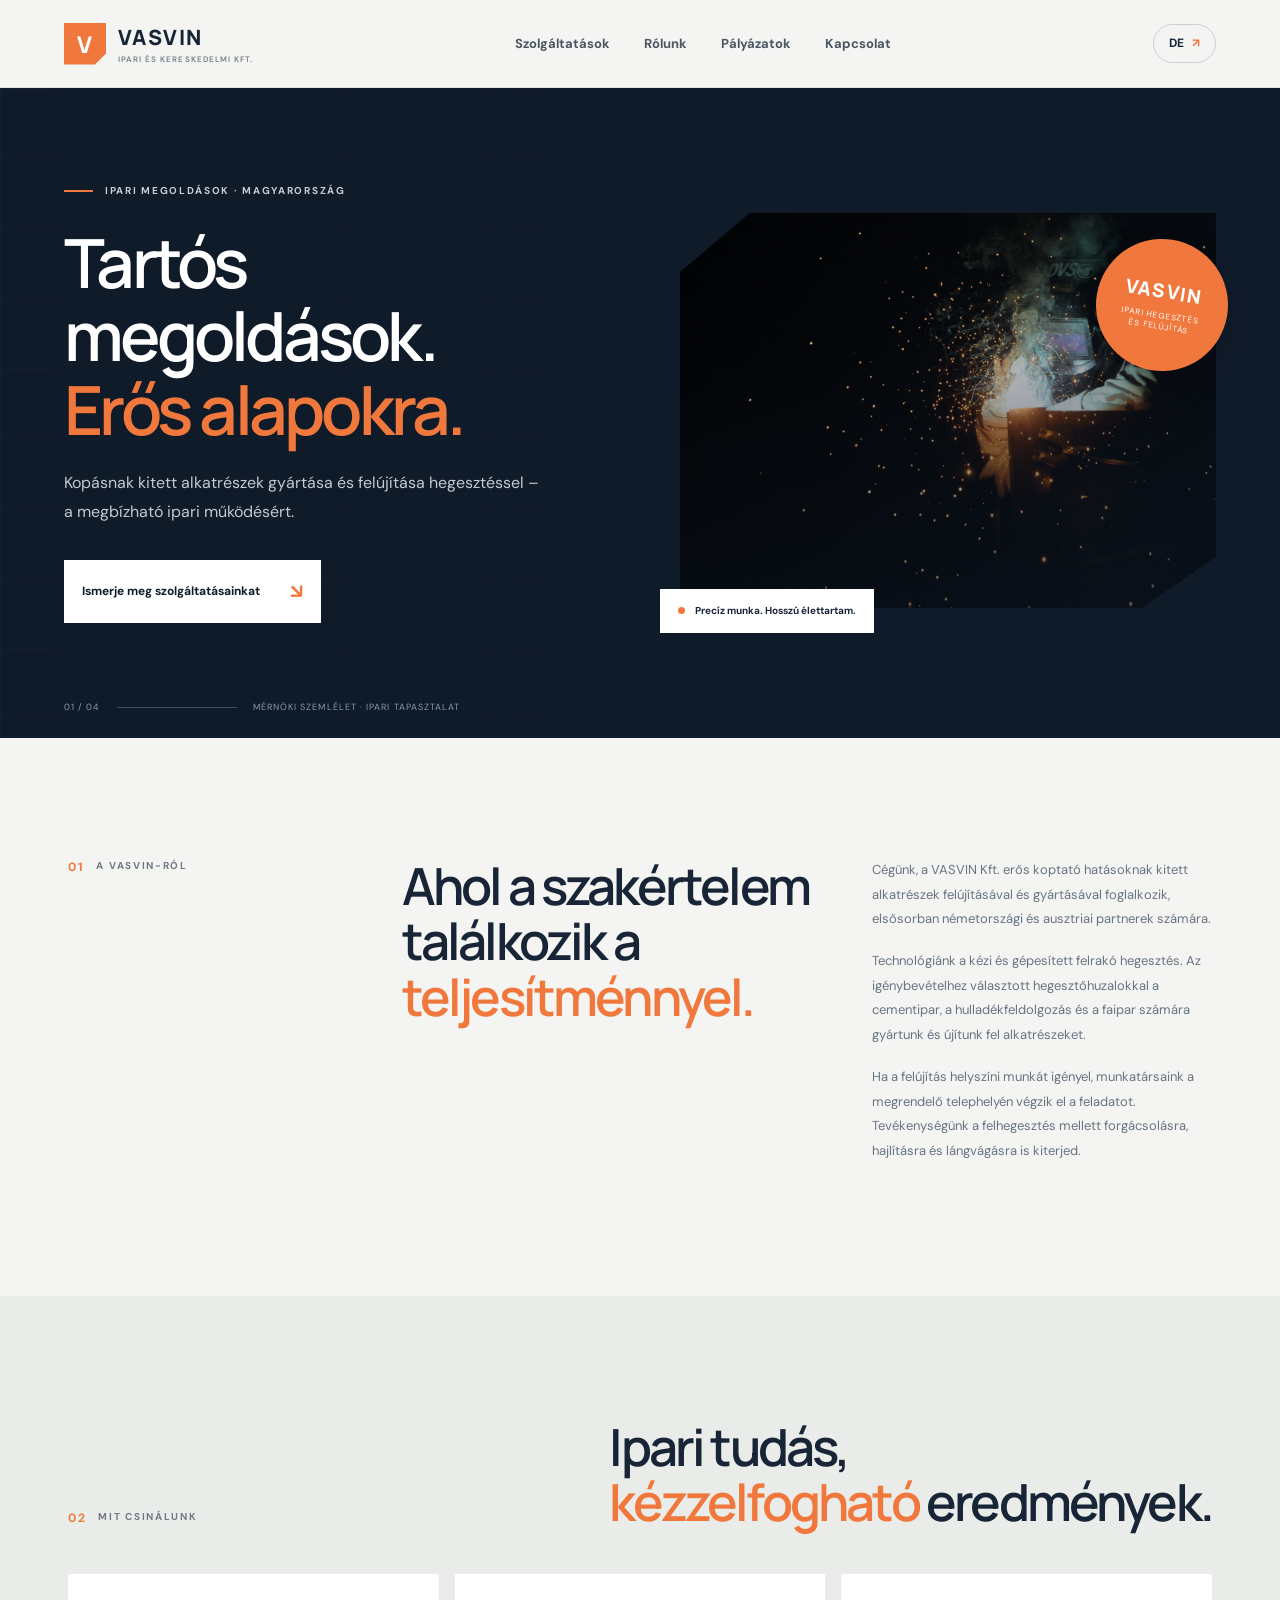
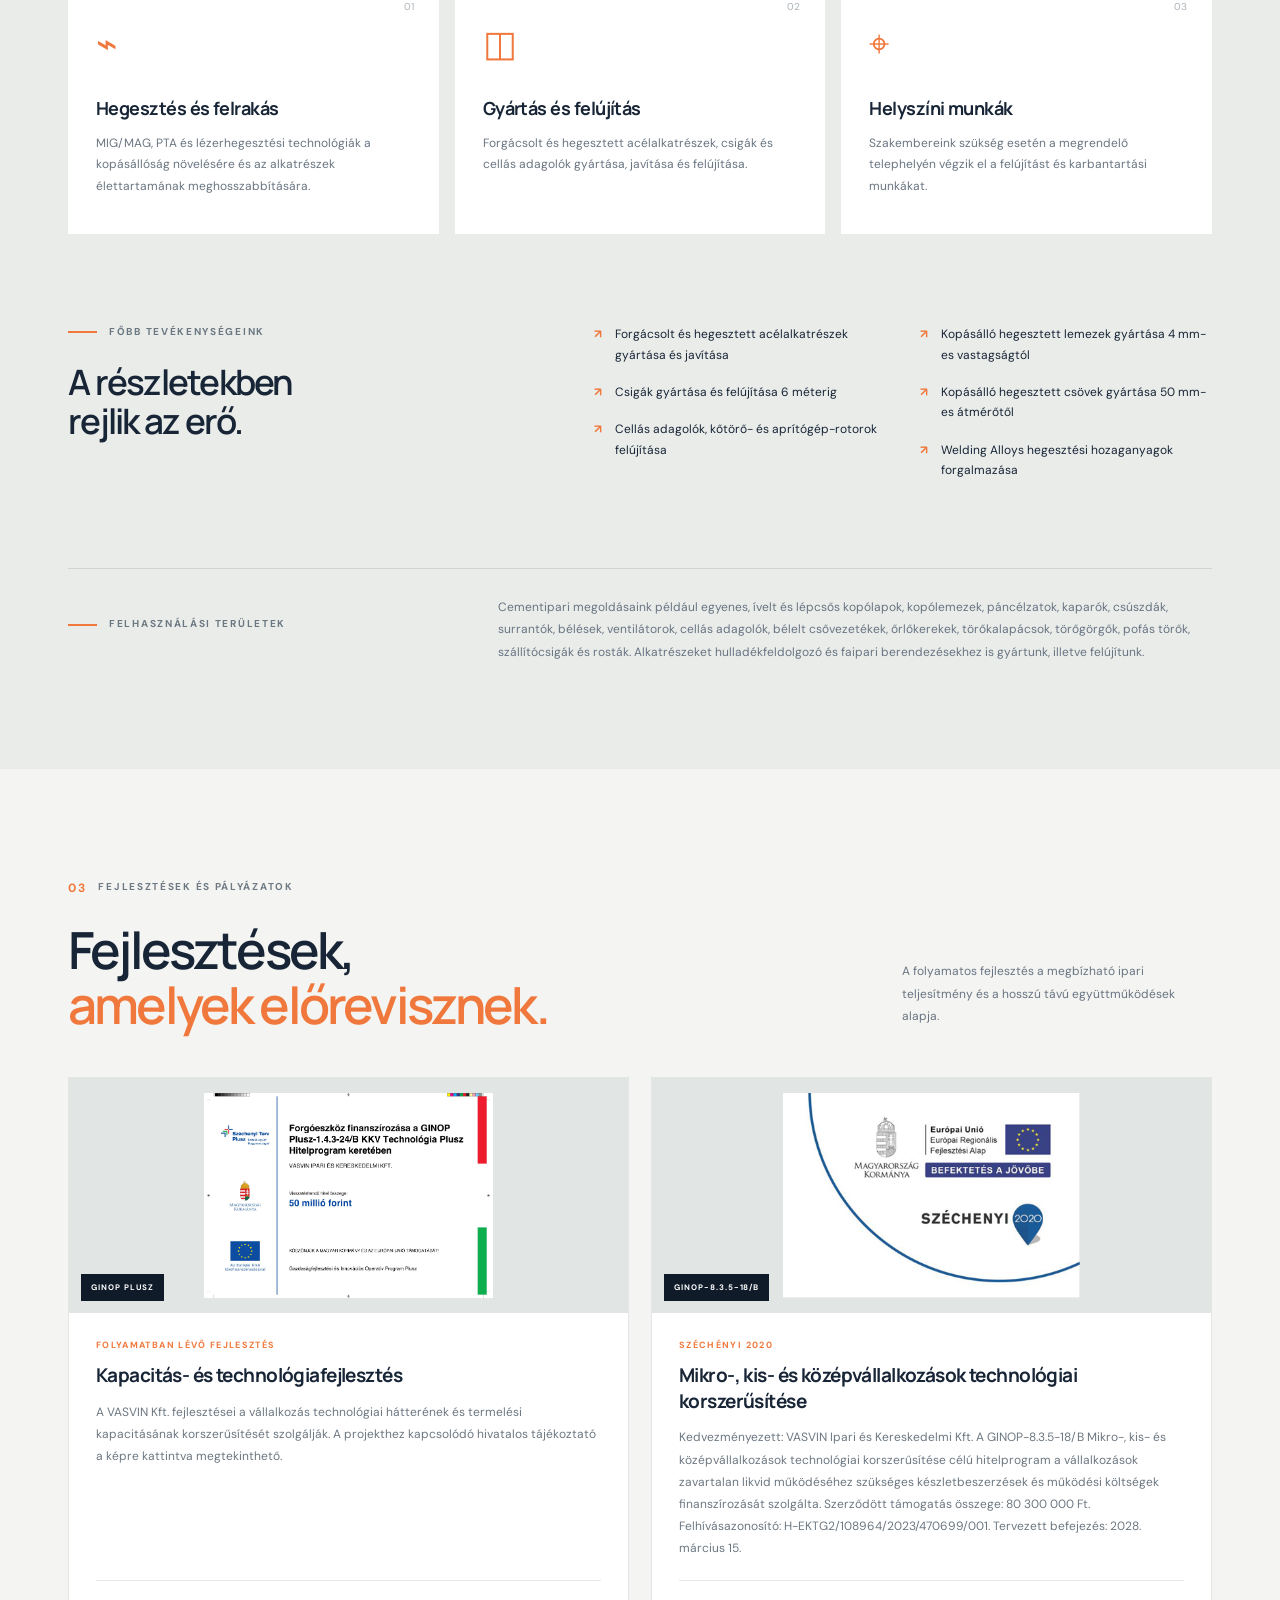
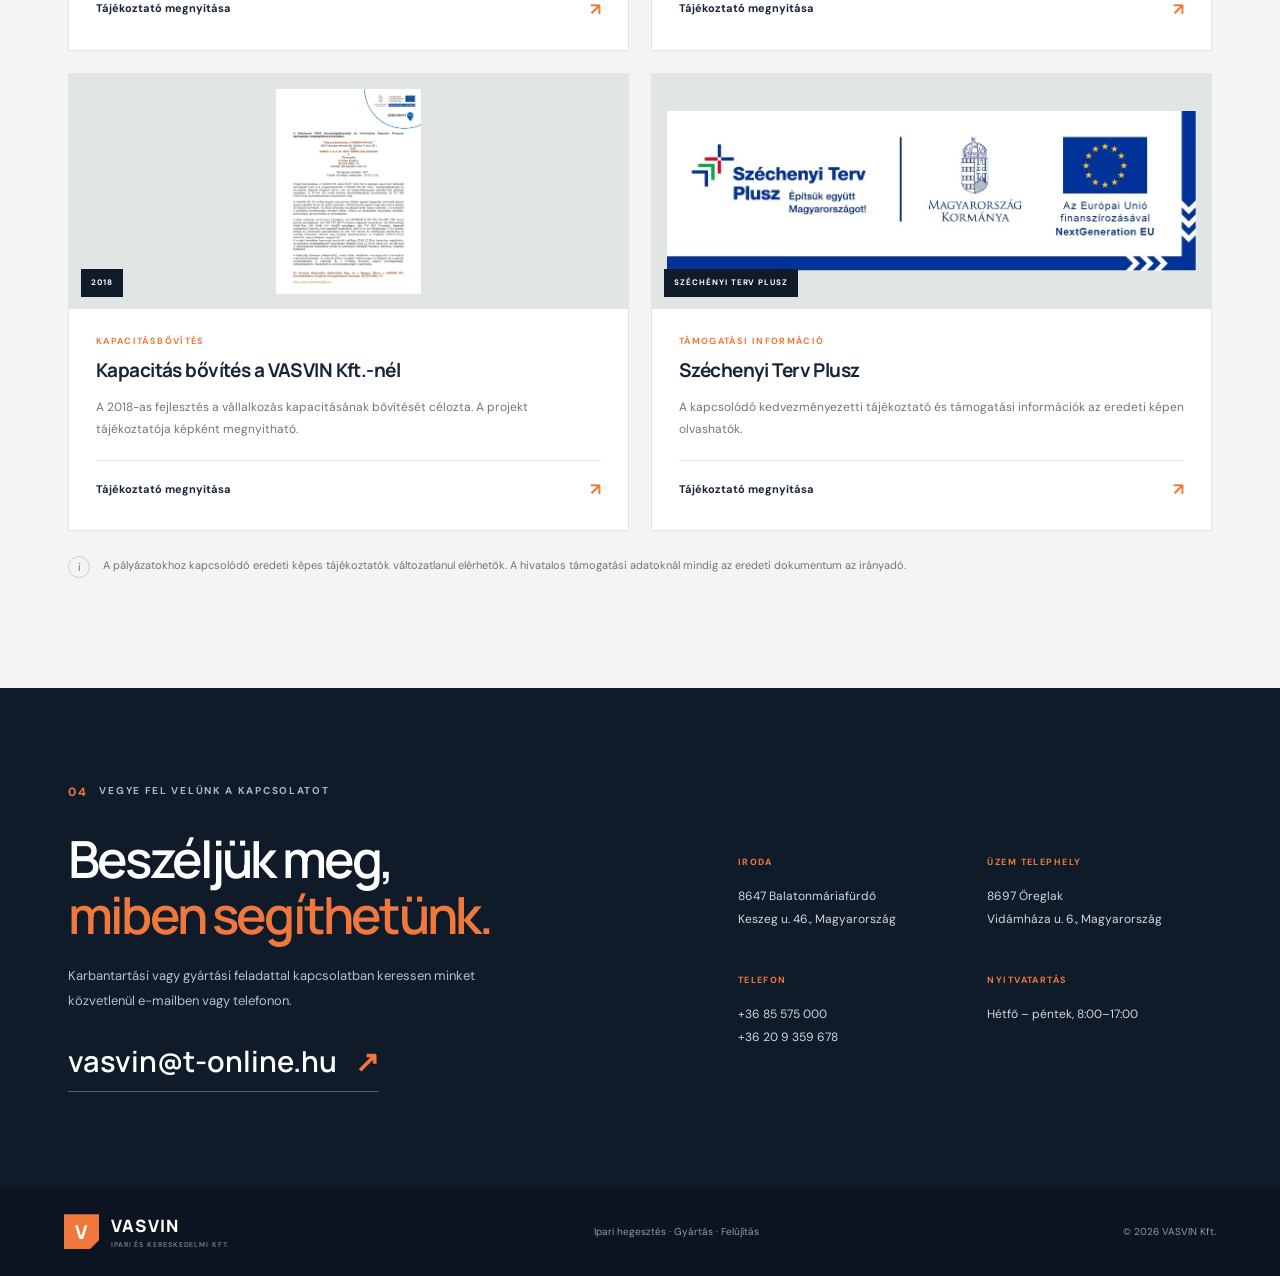
<file: index.html>
<!doctype html>
<html lang="hu">
<head>
  <meta charset="utf-8">
  <meta name="viewport" content="width=device-width, initial-scale=1">
  <meta name="theme-color" content="#101b2a">
  <meta name="description" content="VASVIN – kopásálló alkatrészek gyártása és felújítása, felrakó hegesztés, forgácsolás és helyszíni munkák.">
  <title>VASVIN | Ipari hegesztés és kopásálló megoldások</title>
  <link rel="preconnect" href="https://fonts.googleapis.com">
  <link rel="preconnect" href="https://fonts.gstatic.com" crossorigin>
  <link href="https://fonts.googleapis.com/css2?family=DM+Sans:wght@400;500;600;700&family=Manrope:wght@400;500;600;700;800&display=swap" rel="stylesheet">
  <link rel="stylesheet" href="styles.css">
  <script src="script.js" defer></script>
</head>
<body>
  <header class="site-header">
    <a class="brand" href="#top" aria-label="VASVIN – kezdőlap"><span class="brand-mark">V</span><span>VASVIN<small data-hu="IPARI ÉS KERESKEDELMI KFT." data-de="IPARI ÉS KERESKEDELMI KFT.">IPARI ÉS KERESKEDELMI KFT.</small></span></a>
    <nav class="nav" aria-label="Fő navigáció">
      <a href="#szolgaltatasok" data-hu="Szolgáltatások" data-de="Leistungen">Szolgáltatások</a>
      <a href="#rolunk" data-hu="Rólunk" data-de="Über uns">Rólunk</a>
      <a href="#palyazatok" data-hu="Pályázatok" data-de="Förderprojekte">Pályázatok</a>
      <a href="#kapcsolat" data-hu="Kapcsolat" data-de="Kontakt">Kapcsolat</a>
    </nav>
    <button class="lang-switch" id="langToggle" type="button" aria-label="Sprache wechseln">DE <span>↗</span></button>
  </header>

  <main id="top">
    <section class="hero">
      <div class="hero-grid"></div>
      <div class="hero-content">
        <p class="eyebrow"><span class="eyebrow-line"></span><span data-hu="Ipari megoldások · Magyarország" data-de="Industrielle Lösungen · Ungarn">Ipari megoldások · Magyarország</span></p>
        <h1 data-hu="Tartós megoldások.<br><em>Erős alapokra.</em>" data-de="Langlebige Lösungen.<br><em>Auf starkem Fundament.</em>">Tartós megoldások.<br><em>Erős alapokra.</em></h1>
        <p class="hero-lead" data-hu="Kopásnak kitett alkatrészek gyártása és felújítása hegesztéssel – a megbízható ipari működésért." data-de="Herstellung und Instandsetzung verschleißbeanspruchter Bauteile durch Schweißtechnik – für einen zuverlässigen Industriebetrieb.">Kopásnak kitett alkatrészek gyártása és felújítása hegesztéssel – a megbízható ipari működésért.</p>
        <a class="button button-light" href="#szolgaltatasok"><span data-hu="Ismerje meg szolgáltatásainkat" data-de="Unsere Leistungen entdecken">Ismerje meg szolgáltatásainkat</span><span class="arrow">↘</span></a>
      </div>
      <div class="hero-visual" role="img" aria-label="Ipari hegesztés">
        <div class="hero-photo"></div>
        <div class="hero-stamp"><span>VASVIN</span><small data-hu="IPARI HEGESZTÉS<br>ÉS FELÚJÍTÁS" data-de="INDUSTRIESCHWEISSEN<br>UND INSTANDSETZUNG">IPARI HEGESZTÉS<br>ÉS FELÚJÍTÁS</small></div>
        <div class="hero-caption"><span class="caption-dot"></span><span data-hu="Precíz munka. Hosszú élettartam." data-de="Präzise Arbeit. Lange Lebensdauer.">Precíz munka. Hosszú élettartam.</span></div>
      </div>
      <div class="hero-bottom"><span>01 / 04</span><span class="bottom-rule"></span><span data-hu="Mérnöki szemlélet · Ipari tapasztalat" data-de="Technisches Know-how · Industrieerfahrung">Mérnöki szemlélet · Ipari tapasztalat</span></div>
    </section>

    <section class="intro section-wrap" id="rolunk">
      <div class="section-kicker"><span>01</span><span data-hu="A VASVIN-RÓL" data-de="ÜBER VASVIN">A VASVIN-RÓL</span></div>
      <div class="intro-copy">
        <h2 data-hu="Ahol a szakértelem<br>találkozik a <em>teljesítménnyel.</em>" data-de="Wo Fachkompetenz auf<br><em>Leistung</em> trifft.">Ahol a szakértelem<br>találkozik a <em>teljesítménnyel.</em></h2>
        <div class="intro-text">
          <p data-hu="Cégünk, a VASVIN Kft. erős koptató hatásoknak kitett alkatrészek felújításával és gyártásával foglalkozik, elsősorban németországi és ausztriai partnerek számára." data-de="Die VASVIN Kft. ist auf die Instandsetzung und Herstellung starkem Verschleiß ausgesetzter Bauteile spezialisiert – vor allem für Kunden in Deutschland und Österreich.">Cégünk, a VASVIN Kft. erős koptató hatásoknak kitett alkatrészek felújításával és gyártásával foglalkozik, elsősorban németországi és ausztriai partnerek számára.</p>
          <p data-hu="Technológiánk a kézi és gépesített felrakó hegesztés. Az igénybevételhez választott hegesztőhuzalokkal a cementipar, a hulladékfeldolgozás és a faipar számára gyártunk és újítunk fel alkatrészeket." data-de="Unsere Technologien umfassen manuelles und mechanisiertes Auftragsschweißen. Mit auf die jeweilige Beanspruchung abgestimmten Schweißdrähten fertigen und erneuern wir Bauteile für die Zementindustrie, Abfallverwertung und Holzindustrie.">Technológiánk a kézi és gépesített felrakó hegesztés. Az igénybevételhez választott hegesztőhuzalokkal a cementipar, a hulladékfeldolgozás és a faipar számára gyártunk és újítunk fel alkatrészeket.</p>
          <p data-hu="Ha a felújítás helyszíni munkát igényel, munkatársaink a megrendelő telephelyén végzik el a feladatot. Tevékenységünk a felhegesztés mellett forgácsolásra, hajlításra és lángvágásra is kiterjed." data-de="Wenn eine Instandsetzung vor Ort erforderlich ist, führen unsere Mitarbeiter die Arbeiten direkt am Standort des Kunden aus. Neben dem Auftragsschweißen bieten wir auch spanende Bearbeitung, Biegen und Brennschneiden an.">Ha a felújítás helyszíni munkát igényel, munkatársaink a megrendelő telephelyén végzik el a feladatot. Tevékenységünk a felhegesztés mellett forgácsolásra, hajlításra és lángvágásra is kiterjed.</p>
        </div>
      </div>
    </section>

    <section class="services-section" id="szolgaltatasok">
      <div class="section-wrap">
        <div class="section-heading">
          <div class="section-kicker"><span>02</span><span data-hu="MIT CSINÁLUNK" data-de="UNSERE LEISTUNGEN">MIT CSINÁLUNK</span></div>
          <h2 data-hu="Ipari tudás,<br><em>kézzelfogható</em> eredmények." data-de="Industrielles Know-how,<br><em>greifbare</em> Ergebnisse.">Ipari tudás,<br><em>kézzelfogható</em> eredmények.</h2>
        </div>
        <div class="service-grid">
          <article class="service-card"><span class="service-no">01</span><div class="service-icon">⌁</div><h3 data-hu="Hegesztés és felrakás" data-de="Schweißen und Auftragsschweißen">Hegesztés és felrakás</h3><p data-hu="MIG/MAG, PTA és lézerhegesztési technológiák a kopásállóság növelésére és az alkatrészek élettartamának meghosszabbítására." data-de="MIG/MAG-, PTA- und Laserschweißtechnologien zur Erhöhung der Verschleißfestigkeit und Verlängerung der Lebensdauer von Bauteilen.">MIG/MAG, PTA és lézerhegesztési technológiák a kopásállóság növelésére és az alkatrészek élettartamának meghosszabbítására.</p></article>
          <article class="service-card"><span class="service-no">02</span><div class="service-icon">◫</div><h3 data-hu="Gyártás és felújítás" data-de="Fertigung und Instandsetzung">Gyártás és felújítás</h3><p data-hu="Forgácsolt és hegesztett acélalkatrészek, csigák és cellás adagolók gyártása, javítása és felújítása." data-de="Herstellung, Reparatur und Instandsetzung spanend bearbeiteter und geschweißter Stahlteile, Schnecken und Zellenradschleusen.">Forgácsolt és hegesztett acélalkatrészek, csigák és cellás adagolók gyártása, javítása és felújítása.</p></article>
          <article class="service-card"><span class="service-no">03</span><div class="service-icon">⌖</div><h3 data-hu="Helyszíni munkák" data-de="Arbeiten vor Ort">Helyszíni munkák</h3><p data-hu="Szakembereink szükség esetén a megrendelő telephelyén végzik el a felújítást és karbantartási munkákat." data-de="Bei Bedarf führen unsere Fachkräfte Instandsetzungs- und Wartungsarbeiten direkt am Standort des Kunden durch.">Szakembereink szükség esetén a megrendelő telephelyén végzik el a felújítást és karbantartási munkákat.</p></article>
        </div>
        <div class="capabilities">
          <div><p class="eyebrow dark"><span class="eyebrow-line"></span><span data-hu="FŐBB TEVÉKENYSÉGEINK" data-de="UNSERE KERNKOMPETENZEN">FŐBB TEVÉKENYSÉGEINK</span></p><h3 data-hu="A részletekben<br>rejlik az erő." data-de="Stärke steckt<br>im Detail.">A részletekben<br>rejlik az erő.</h3></div>
          <ul class="capability-list">
            <li data-hu="Forgácsolt és hegesztett acélalkatrészek gyártása és javítása" data-de="Herstellung und Reparatur spanend bearbeiteter und geschweißter Stahlteile">Forgácsolt és hegesztett acélalkatrészek gyártása és javítása</li>
            <li data-hu="Csigák gyártása és felújítása 6 méterig" data-de="Herstellung und Instandsetzung von Schnecken bis 6 m">Csigák gyártása és felújítása 6 méterig</li>
            <li data-hu="Cellás adagolók, kőtörő- és aprítógép-rotorok felújítása" data-de="Instandsetzung von Zellenradschleusen sowie Brecher- und Zerkleinererrotoren">Cellás adagolók, kőtörő- és aprítógép-rotorok felújítása</li>
            <li data-hu="Kopásálló hegesztett lemezek gyártása 4 mm-es vastagságtól" data-de="Herstellung verschleißfester Schweißplatten ab 4 mm Stärke">Kopásálló hegesztett lemezek gyártása 4 mm-es vastagságtól</li>
            <li data-hu="Kopásálló hegesztett csövek gyártása 50 mm-es átmérőtől" data-de="Herstellung verschleißfester geschweißter Rohre ab 50 mm Durchmesser">Kopásálló hegesztett csövek gyártása 50 mm-es átmérőtől</li>
            <li data-hu="Welding Alloys hegesztési hozaganyagok forgalmazása" data-de="Vertrieb von Schweißzusatzwerkstoffen von Welding Alloys">Welding Alloys hegesztési hozaganyagok forgalmazása</li>
          </ul>
        </div>
        <div class="product-examples">
          <p class="eyebrow dark"><span class="eyebrow-line"></span><span data-hu="FELHASZNÁLÁSI TERÜLETEK" data-de="ANWENDUNGSBEREICHE">FELHASZNÁLÁSI TERÜLETEK</span></p>
          <p data-hu="Cementipari megoldásaink például egyenes, ívelt és lépcsős kopólapok, kopólemezek, páncélzatok, kaparók, csúszdák, surrantók, bélések, ventilátorok, cellás adagolók, bélelt csővezetékek, őrlőkerekek, törőkalapácsok, törőgörgők, pofás törők, szállítócsigák és rosták. Alkatrészeket hulladékfeldolgozó és faipari berendezésekhez is gyártunk, illetve felújítunk." data-de="Zu unseren Lösungen für die Zementindustrie gehören beispielsweise gerade, gebogene und abgestufte Verschleißplatten, Panzerungen, Kratzer, Rutschen, Auskleidungen, Ventilatoren, Zellenradschleusen, ausgekleidete Rohrleitungen, Mahlräder, Brechhämmer, Brechwalzen, Backenbrecher, Förderschnecken und Siebe. Wir fertigen und erneuern auch Bauteile für Anlagen der Abfallverwertung und Holzindustrie.">Cementipari megoldásaink például egyenes, ívelt és lépcsős kopólapok, kopólemezek, páncélzatok, kaparók, csúszdák, surrantók, bélések, ventilátorok, cellás adagolók, bélelt csővezetékek, őrlőkerekek, törőkalapácsok, törőgörgők, pofás törők, szállítócsigák és rosták. Alkatrészeket hulladékfeldolgozó és faipari berendezésekhez is gyártunk, illetve felújítunk.</p>
        </div>
      </div>
    </section>

    <section class="projects section-wrap" id="palyazatok">
      <div class="section-heading projects-heading">
        <div><div class="section-kicker"><span>03</span><span data-hu="FEJLESZTÉSEK ÉS PÁLYÁZATOK" data-de="ENTWICKLUNG UND FÖRDERPROJEKTE">FEJLESZTÉSEK ÉS PÁLYÁZATOK</span></div><h2 data-hu="Fejlesztések,<br><em>amelyek előrevisznek.</em>" data-de="Investitionen,<br><em>die uns voranbringen.</em>">Fejlesztések,<br><em>amelyek előrevisznek.</em></h2></div>
        <p class="section-side-note" data-hu="A folyamatos fejlesztés a megbízható ipari teljesítmény és a hosszú távú együttműködések alapja." data-de="Kontinuierliche Weiterentwicklung ist die Grundlage für zuverlässige industrielle Leistung und langfristige Partnerschaften.">A folyamatos fejlesztés a megbízható ipari teljesítmény és a hosszú távú együttműködések alapja.</p>
      </div>
      <div class="project-grid">
        <article class="project-card project-feature">
          <div class="project-image"><img src="Vasvin-GINOP-Plusz.jpg" alt="GINOP Plusz projekt tájékoztató" loading="lazy"><span class="image-tag" data-hu="GINOP PLUSZ" data-de="GINOP PLUSZ">GINOP PLUSZ</span></div>
          <div class="project-copy"><p class="project-label" data-hu="FOLYAMATBAN LÉVŐ FEJLESZTÉS" data-de="LAUFENDE ENTWICKLUNG">FOLYAMATBAN LÉVŐ FEJLESZTÉS</p><h3 data-hu="Kapacitás- és technológiafejlesztés" data-de="Kapazitäts- und Technologieentwicklung">Kapacitás- és technológiafejlesztés</h3><p data-hu="A VASVIN Kft. fejlesztései a vállalkozás technológiai hátterének és termelési kapacitásának korszerűsítését szolgálják. A projekthez kapcsolódó hivatalos tájékoztató a képre kattintva megtekinthető." data-de="Die Investitionen der VASVIN Kft. dienen der Modernisierung der technologischen Ausstattung und der Produktionskapazität. Die offizielle Projektinformation kann durch Anklicken des Bildes angesehen werden.">A VASVIN Kft. fejlesztései a vállalkozás technológiai hátterének és termelési kapacitásának korszerűsítését szolgálják. A projekthez kapcsolódó hivatalos tájékoztató a képre kattintva megtekinthető.</p><a class="text-link" href="Vasvin-GINOP-Plusz.jpg" target="_blank" rel="noopener"><span data-hu="Tájékoztató megnyitása" data-de="Projektinformation öffnen">Tájékoztató megnyitása</span><span>↗</span></a></div>
        </article>
        <article class="project-card">
          <div class="project-image"><img src="GINOP-8.3.5-18B_Vasvin.png" alt="GINOP-8.3.5-18/B program tájékoztató" loading="lazy"><span class="image-tag">GINOP-8.3.5-18/B</span></div>
          <div class="project-copy"><p class="project-label" data-hu="SZÉCHÉNYI 2020" data-de="SZÉCHÉNYI 2020">SZÉCHÉNYI 2020</p><h3 data-hu="Mikro-, kis- és középvállalkozások technológiai korszerűsítése" data-de="Technologische Modernisierung von Kleinst-, kleinen und mittleren Unternehmen">Mikro-, kis- és középvállalkozások technológiai korszerűsítése</h3><p data-hu="Kedvezményezett: VASVIN Ipari és Kereskedelmi Kft. A GINOP-8.3.5-18/B Mikro-, kis- és középvállalkozások technológiai korszerűsítése célú hitelprogram a vállalkozások zavartalan likvid működéséhez szükséges készletbeszerzések és működési költségek finanszírozását szolgálta. Szerződött támogatás összege: 80 300 000 Ft. Felhívásazonosító: H-EKTG2/108964/2023/470699/001. Tervezett befejezés: 2028. március 15." data-de="Begünstigter: VASVIN Ipari és Kereskedelmi Kft. Das Kreditprogramm GINOP-8.3.5-18/B zur technologischen Modernisierung von Kleinst-, kleinen und mittleren Unternehmen diente der Finanzierung von Lagerbeschaffungen und Betriebskosten für einen störungsfreien laufenden Betrieb. Vertraglich vereinbarter Förderbetrag: 80.300.000 HUF. Kennnummer des Aufrufs: H-EKTG2/108964/2023/470699/001. Geplantes Projektende: 15. März 2028.">Kedvezményezett: VASVIN Ipari és Kereskedelmi Kft. A GINOP-8.3.5-18/B Mikro-, kis- és középvállalkozások technológiai korszerűsítése célú hitelprogram a vállalkozások zavartalan likvid működéséhez szükséges készletbeszerzések és működési költségek finanszírozását szolgálta. Szerződött támogatás összege: 80 300 000 Ft. Felhívásazonosító: H-EKTG2/108964/2023/470699/001. Tervezett befejezés: 2028. március 15.</p><a class="text-link" href="GINOP-8.3.5-18B_Vasvin.png" target="_blank" rel="noopener"><span data-hu="Tájékoztató megnyitása" data-de="Projektinformation öffnen">Tájékoztató megnyitása</span><span>↗</span></a></div>
        </article>
        <article class="project-card">
          <div class="project-image"><img src="Honlapra_VasvinKft.jpg" alt="Kapacitásbővítés a VASVIN Kft.-nél 2018" loading="lazy"><span class="image-tag">2018</span></div>
          <div class="project-copy"><p class="project-label" data-hu="KAPACITÁSBŐVÍTÉS" data-de="KAPAZITÄTSERWEITERUNG">KAPACITÁSBŐVÍTÉS</p><h3 data-hu="Kapacitás bővítés a VASVIN Kft.-nél" data-de="Kapazitätserweiterung bei VASVIN Kft.">Kapacitás bővítés a VASVIN Kft.-nél</h3><p data-hu="A 2018-as fejlesztés a vállalkozás kapacitásának bővítését célozta. A projekt tájékoztatója képként megnyitható." data-de="Die Entwicklung im Jahr 2018 zielte auf die Erweiterung der betrieblichen Kapazitäten ab. Die Projektinformation kann als Bild geöffnet werden.">A 2018-as fejlesztés a vállalkozás kapacitásának bővítését célozta. A projekt tájékoztatója képként megnyitható.</p><a class="text-link" href="Honlapra_VasvinKft.jpg" target="_blank" rel="noopener"><span data-hu="Tájékoztató megnyitása" data-de="Projektinformation öffnen">Tájékoztató megnyitása</span><span>↗</span></a></div>
        </article>
        <article class="project-card">
          <div class="project-image"><img src="rrf-kedvezmenyezetti-infoblokk-keretes.jpg" alt="Széchenyi Terv Plusz kedvezményezetti információ" loading="lazy"><span class="image-tag" data-hu="SZÉCHÉNYI TERV PLUSZ" data-de="SZÉCHÉNYI TERV PLUSZ">SZÉCHÉNYI TERV PLUSZ</span></div>
          <div class="project-copy"><p class="project-label" data-hu="TÁMOGATÁSI INFORMÁCIÓ" data-de="FÖRDERINFORMATION">TÁMOGATÁSI INFORMÁCIÓ</p><h3 data-hu="Széchenyi Terv Plusz" data-de="Széchenyi Terv Plusz">Széchenyi Terv Plusz</h3><p data-hu="A kapcsolódó kedvezményezetti tájékoztató és támogatási információk az eredeti képen olvashatók." data-de="Die zugehörigen Informationen für Begünstigte und Förderhinweise sind dem Originalbild zu entnehmen.">A kapcsolódó kedvezményezetti tájékoztató és támogatási információk az eredeti képen olvashatók.</p><a class="text-link" href="rrf-kedvezmenyezetti-infoblokk-keretes.jpg" target="_blank" rel="noopener"><span data-hu="Tájékoztató megnyitása" data-de="Projektinformation öffnen">Tájékoztató megnyitása</span><span>↗</span></a></div>
        </article>
      </div>
      <div class="funding-note"><span class="funding-mark">i</span><p data-hu="A pályázatokhoz kapcsolódó eredeti képes tájékoztatók változatlanul elérhetők. A hivatalos támogatási adatoknál mindig az eredeti dokumentum az irányadó." data-de="Die originalen bildbasierten Förderinformationen bleiben unverändert verfügbar. Für offizielle Förderangaben ist stets das Originaldokument maßgeblich.">A pályázatokhoz kapcsolódó eredeti képes tájékoztatók változatlanul elérhetők. A hivatalos támogatási adatoknál mindig az eredeti dokumentum az irányadó.</p></div>
    </section>

    <section class="contact-section" id="kapcsolat">
      <div class="section-wrap contact-inner">
        <div class="contact-main"><div class="section-kicker light-kicker"><span>04</span><span data-hu="VEGYE FEL VELÜNK A KAPCSOLATOT" data-de="KONTAKTIEREN SIE UNS">VEGYE FEL VELÜNK A KAPCSOLATOT</span></div><h2 data-hu="Beszéljük meg,<br><em>miben segíthetünk.</em>" data-de="Lassen Sie uns besprechen,<br><em>wie wir helfen können.</em>">Beszéljük meg,<br><em>miben segíthetünk.</em></h2><p class="contact-lead" data-hu="Karbantartási vagy gyártási feladattal kapcsolatban keressen minket közvetlenül e-mailben vagy telefonon." data-de="Bei Fragen zu Wartungs- oder Fertigungsarbeiten erreichen Sie uns direkt per E-Mail oder Telefon.">Karbantartási vagy gyártási feladattal kapcsolatban keressen minket közvetlenül e-mailben vagy telefonon.</p><a class="email-link" href="mailto:vasvin@t-online.hu">vasvin@t-online.hu <span>↗</span></a></div>
        <div class="contact-details">
          <div class="detail-block"><span class="detail-label" data-hu="IRODA" data-de="BÜRO">IRODA</span><p>8647 Balatonmáriafürdő<br>Keszeg u. 46., Magyarország</p></div>
          <div class="detail-block"><span class="detail-label" data-hu="ÜZEM TELEPHELY" data-de="BETRIEBSSTANDORT">ÜZEM TELEPHELY</span><p>8697 Öreglak<br>Vidámháza u. 6., Magyarország</p></div>
          <div class="detail-block"><span class="detail-label" data-hu="TELEFON" data-de="TELEFON">TELEFON</span><p><a href="tel:+3685575000">+36 85 575 000</a><br><a href="tel:+36209359678">+36 20 9 359 678</a></p></div>
          <div class="detail-block"><span class="detail-label" data-hu="NYITVATARTÁS" data-de="ÖFFNUNGSZEITEN">NYITVATARTÁS</span><p data-hu="Hétfő – péntek, 8:00–17:00" data-de="Montag – Freitag, 8:00–17:00">Hétfő – péntek, 8:00–17:00</p></div>
        </div>
      </div>
    </section>
  </main>
  <footer class="footer"><a class="brand footer-brand" href="#top"><span class="brand-mark">V</span><span>VASVIN<small data-hu="IPARI ÉS KERESKEDELMI KFT." data-de="IPARI ÉS KERESKEDELMI KFT.">IPARI ÉS KERESKEDELMI KFT.</small></span></a><p data-hu="Ipari hegesztés · Gyártás · Felújítás" data-de="Industrieschweißen · Fertigung · Instandsetzung">Ipari hegesztés · Gyártás · Felújítás</p><span class="copyright">© <span id="year"></span> VASVIN Kft.</span></footer>
</body>
</html>
</file>
<file: styles.css>
:root{--navy:#101b2a;--navy2:#17283b;--ink:#182536;--muted:#687482;--paper:#f4f5f2;--white:#fff;--orange:#f0783d;--line:#dce1e2;--max:1200px}*{box-sizing:border-box}html{scroll-behavior:smooth;scroll-padding-top:90px}body{margin:0;background:var(--paper);color:var(--ink);font-family:"DM Sans",sans-serif;line-height:1.65}a{color:inherit;text-decoration:none}button{font:inherit}.site-header{height:88px;padding:0 max(5vw,24px);display:flex;align-items:center;justify-content:space-between;background:var(--paper);position:sticky;top:0;z-index:20;border-bottom:1px solid rgba(16,27,42,.08)}.brand{display:flex;align-items:center;gap:12px;font:800 21px Manrope,sans-serif;letter-spacing:.07em}.brand small{display:block;font:600 8px "DM Sans",sans-serif;letter-spacing:.13em;margin-top:3px;color:#77818a}.brand-mark{display:grid;place-items:center;background:var(--orange);color:white;width:42px;height:42px;font:800 23px Manrope,sans-serif;clip-path:polygon(0 0,100% 0,100% 74%,74% 100%,0 100%)}.nav{display:flex;align-items:center;gap:34px}.nav a{font-size:13px;font-weight:700;color:#4b5662;transition:color .2s}.nav a:hover{color:var(--orange)}.lang-switch{border:1px solid #cbd1d3;background:transparent;border-radius:30px;padding:9px 15px;font-size:12px;font-weight:700;cursor:pointer;color:var(--ink)}.lang-switch span{color:var(--orange);margin-left:5px}.hero{background:var(--navy);color:#fff;min-height:650px;position:relative;overflow:hidden;display:grid;grid-template-columns:1fr 1fr;padding:75px max(5vw,24px) 65px}.hero-grid{position:absolute;inset:0;opacity:.14;background-image:linear-gradient(rgba(255,255,255,.12) 1px,transparent 1px),linear-gradient(90deg,rgba(255,255,255,.12) 1px,transparent 1px);background-size:70px 70px;mask-image:linear-gradient(90deg,black,transparent 80%)}.hero-content{position:relative;z-index:2;align-self:center;max-width:610px;padding:0 20px 30px 0}.eyebrow,.section-kicker{display:flex;align-items:center;gap:12px;font-size:10px;letter-spacing:.17em;font-weight:700;text-transform:uppercase}.eyebrow{color:#c5cdd5}.eyebrow-line{display:inline-block;width:29px;height:2px;background:var(--orange)}h1,h2,h3,p{margin-top:0}h1,h2{font-family:Manrope,sans-serif;letter-spacing:-.055em;line-height:1.08;font-weight:600}h1{font-size:clamp(46px,5.3vw,76px);margin:27px 0 23px}h1 em,h2 em{font-style:normal;color:var(--orange)}.hero-lead{max-width:475px;color:#c0c9d2;font-size:16px;line-height:1.8;margin-bottom:34px}.button{display:inline-flex;align-items:center;gap:30px;padding:15px 18px;font-size:12px;font-weight:700}.button-light{background:#fff;color:var(--navy)}.arrow{color:var(--orange);font-size:20px}.hero-visual{position:relative;min-height:430px;align-self:center;margin:0 0 0 20px}.hero-photo{position:absolute;inset:10px 0 25px 20px;background:linear-gradient(135deg,rgba(16,27,42,.05),rgba(16,27,42,.55)),url("welding_wallpaper.jpg") center/cover,#3c4853;clip-path:polygon(13% 0,100% 0,100% 87%,86% 100%,0 100%,0 15%)}.hero-photo:after{content:"";position:absolute;inset:0;background:linear-gradient(0deg,rgba(9,18,29,.4),transparent 65%)}.hero-stamp{position:absolute;right:-12px;top:36px;width:132px;height:132px;border-radius:50%;background:var(--orange);display:flex;flex-direction:column;justify-content:center;align-items:center;transform:rotate(9deg);box-shadow:0 12px 35px #0003}.hero-stamp span{font:800 19px Manrope;letter-spacing:.08em}.hero-stamp small{text-align:center;font-size:8px;line-height:1.4;letter-spacing:.11em;margin-top:6px}.hero-caption{position:absolute;bottom:0;left:0;background:#fff;color:var(--ink);padding:14px 18px;display:flex;align-items:center;gap:10px;font-size:10px;font-weight:700}.caption-dot{width:7px;height:7px;background:var(--orange);border-radius:50%}.hero-bottom{position:absolute;bottom:23px;left:max(5vw,24px);right:max(5vw,24px);display:flex;align-items:center;gap:16px;color:#8c9aa8;font-size:9px;letter-spacing:.12em;text-transform:uppercase}.bottom-rule{height:1px;background:#43505e;flex:1;max-width:120px}.section-wrap{max-width:var(--max);margin:auto;padding-left:28px;padding-right:28px}.intro{padding-top:120px;padding-bottom:115px;display:grid;grid-template-columns:.7fr 2fr;gap:50px}.section-kicker{color:#6e7984;align-items:flex-start}.section-kicker span:first-child{color:var(--orange);font-size:12px}.intro-copy{display:grid;grid-template-columns:1fr .8fr;gap:45px}.intro h2,.section-heading h2,.contact-inner h2{font-size:clamp(35px,4vw,54px);margin:0}.intro-text{font-size:13px;color:#687482;line-height:1.9}.intro-text p{margin-bottom:17px}.services-section{background:#e9ece9;padding:100px 0 105px}.section-heading{display:flex;justify-content:space-between;align-items:flex-end;gap:35px;margin-bottom:45px}.section-heading h2{margin-top:23px}.service-grid{display:grid;grid-template-columns:repeat(3,1fr);gap:16px}.service-card{background:#fff;padding:28px 28px 32px;min-height:260px;position:relative;border-top:3px solid transparent;transition:transform .2s,border-color .2s}.service-card:hover{transform:translateY(-4px);border-color:var(--orange)}.service-no{position:absolute;right:25px;top:22px;color:#aab2b8;font-size:10px}.service-icon{color:var(--orange);font-size:36px;margin:9px 0 22px}.service-card h3{font:700 18px Manrope;margin-bottom:13px;letter-spacing:-.03em}.service-card p{font-size:12px;line-height:1.8;color:#697581;margin:0}.capabilities{margin-top:90px;display:grid;grid-template-columns:.85fr 1.15fr;gap:70px}.eyebrow.dark{color:#6b7781}.capabilities h3{font:600 35px/1.12 Manrope;letter-spacing:-.05em;margin:22px 0 0}.capability-list{list-style:none;margin:0;padding:0;columns:2;column-gap:34px}.capability-list li{font-size:12px;line-height:1.7;padding:0 0 17px 21px;position:relative;break-inside:avoid}.capability-list li:before{content:"↗";position:absolute;left:0;top:0;color:var(--orange);font-weight:700}.product-examples{border-top:1px solid #cdd4d2;margin-top:70px;padding-top:27px;display:grid;grid-template-columns:.7fr 1.3fr;gap:45px}.product-examples p:last-child{font-size:12px;line-height:1.9;color:#687482;margin:0}.projects{padding-top:110px;padding-bottom:110px}.projects-heading{align-items:flex-end}.section-side-note{max-width:310px;font-size:12px;color:#687482;line-height:1.9;margin:0 0 4px}.project-grid{display:grid;grid-template-columns:repeat(2,1fr);gap:22px}.project-card{background:#fff;border:1px solid #e2e6e4;display:flex;flex-direction:column;min-width:0}.project-image{height:235px;background:#e1e5e4;position:relative;overflow:hidden;display:flex;align-items:center;justify-content:center;padding:15px}.project-image img{width:100%;height:100%;object-fit:contain;transition:transform .35s}.project-card:hover .project-image img{transform:scale(1.025)}.image-tag{position:absolute;bottom:12px;left:12px;background:var(--navy);color:#fff;padding:7px 10px;font-size:8px;letter-spacing:.12em;font-weight:700}.project-copy{padding:25px 27px 27px;display:flex;flex-direction:column;flex:1}.project-label{font-size:9px;letter-spacing:.15em;color:var(--orange);font-weight:700;margin-bottom:10px}.project-copy h3{font:700 19px/1.35 Manrope;letter-spacing:-.03em;margin-bottom:12px}.project-copy p:not(.project-label){font-size:12px;line-height:1.85;color:#6c7781;margin-bottom:20px}.text-link{display:flex;justify-content:space-between;align-items:center;border-top:1px solid #e3e7e6;padding-top:14px;font-size:11px;font-weight:700;margin-top:auto}.text-link span:last-child{color:var(--orange);font-size:17px}.funding-note{display:flex;align-items:flex-start;gap:13px;margin-top:25px;color:#6b7680;font-size:11px;line-height:1.8}.funding-note p{margin:0}.funding-mark{display:grid;place-items:center;flex:none;width:22px;height:22px;border:1px solid #c9d0d1;border-radius:50%;font-size:11px}.contact-section{background:var(--navy);color:#fff;position:relative;overflow:hidden;padding:95px 0}.contact-shape{position:absolute;width:550px;height:550px;border:1px solid #ffffff0d;border-radius:50%;right:-130px;top:-190px;box-shadow:0 0 0 70px #ffffff05,0 0 0 140px #ffffff03}.contact-inner{position:relative;display:grid;grid-template-columns:1.1fr .9fr;gap:90px}.light-kicker{color:#aab6c1}.contact-main{position:relative}.contact-ginop-logo{position:absolute;z-index:2;right:max(24px,calc((100vw - 1160px)/2));top:28px;width:clamp(150px,19vw,235px);height:auto;max-height:145px;object-fit:contain;object-position:center;background:#fff;padding:10px;border-radius:4px;box-shadow:0 8px 28px #0003}.contact-inner h2{margin:28px 0 22px}.contact-lead{max-width:440px;color:#b5c0ca;font-size:13px;line-height:1.9;margin-bottom:28px}.email-link{font:600 clamp(19px,2.5vw,29px) Manrope;display:inline-flex;align-items:center;gap:18px;border-bottom:1px solid #506070;padding-bottom:10px}.email-link span{color:var(--orange)}.contact-details{display:grid;grid-template-columns:1fr 1fr;gap:34px 25px;align-content:center;padding-top:20px}.detail-label{font-size:9px;letter-spacing:.16em;font-weight:700;color:var(--orange)}.detail-block p{font-size:12px;line-height:1.9;color:#d0d7de;margin:12px 0 0}.detail-block a:hover{color:var(--orange)}.footer{padding:27px max(5vw,24px);display:flex;align-items:center;justify-content:space-between;gap:20px;background:#0b1420;color:#8f9ba7}.footer-brand{color:#fff;font-size:17px}.footer-brand .brand-mark{width:35px;height:35px;font-size:19px}.footer-brand small{font-size:7px}.footer p,.copyright{font-size:10px;margin:0}.copyright{white-space:nowrap}
@media(max-width:850px){.site-header{height:76px}.nav{gap:16px}.nav a{font-size:11px}.hero{padding-top:60px;grid-template-columns:1fr 1fr;min-height:580px}.hero-visual{min-height:350px}.intro{grid-template-columns:1fr;gap:25px;padding-top:80px;padding-bottom:80px}.intro-copy{gap:30px}.capabilities{gap:35px}.project-image{height:200px}.contact-inner{gap:45px}}
@media(max-width:640px){.contact-ginop-logo{width:92px;max-height:68px;top:-5px}.contact-main .light-kicker{padding-right:100px;font-size:8px}.site-header{padding:0 18px}.brand{font-size:18px;gap:8px}.brand-mark{width:36px;height:36px}.nav{display:none}.hero{display:flex;flex-direction:column;padding:55px 22px 75px;gap:25px}.hero-content{padding:0}.hero h1{font-size:48px}.hero-visual{width:100%;min-height:300px;margin:0}.hero-stamp{width:100px;height:100px;right:-5px;top:15px}.hero-stamp span{font-size:15px}.hero-bottom{left:22px;right:22px;font-size:8px}.section-wrap{padding-left:22px;padding-right:22px}.intro-copy{grid-template-columns:1fr;gap:20px}.intro h2,.section-heading h2,.contact-inner h2{font-size:38px}.services-section{padding:75px 0}.section-heading{display:block}.service-grid{grid-template-columns:1fr;gap:12px}.service-card{min-height:0;padding:24px}.service-icon{margin:4px 0 12px}.capabilities{grid-template-columns:1fr;gap:25px;margin-top:65px}.capability-list{columns:1}.product-examples{grid-template-columns:1fr;gap:15px;margin-top:45px}.projects{padding-top:75px;padding-bottom:75px}.projects-heading{display:block}.section-side-note{margin-top:20px}.project-grid{grid-template-columns:1fr}.project-image{height:210px}.project-copy{padding:22px}.contact-section{padding:75px 0}.contact-inner{grid-template-columns:1fr;gap:45px}.contact-details{padding-top:0;gap:25px 16px}.footer{align-items:flex-start;flex-direction:column;padding:25px 22px;gap:14px}.footer p{order:3}.copyright{position:static}}
@media(prefers-reduced-motion:reduce){html{scroll-behavior:auto}*,*:before,*:after{transition:none!important}}

/* Széchenyi 2020 támogatói logó a láblécben */
.footer-funding{display:flex;align-items:center;justify-content:center;max-width:190px;padding:7px 10px;background:#fff;border-radius:3px}.footer-funding img{display:block;width:100%;max-width:170px;height:auto;object-fit:contain}

@media(max-width:760px){.contact-ginop-logo{right:20px;top:20px;width:clamp(115px,30vw,165px);max-height:100px}.contact-section{padding-top:145px}}
</file>
